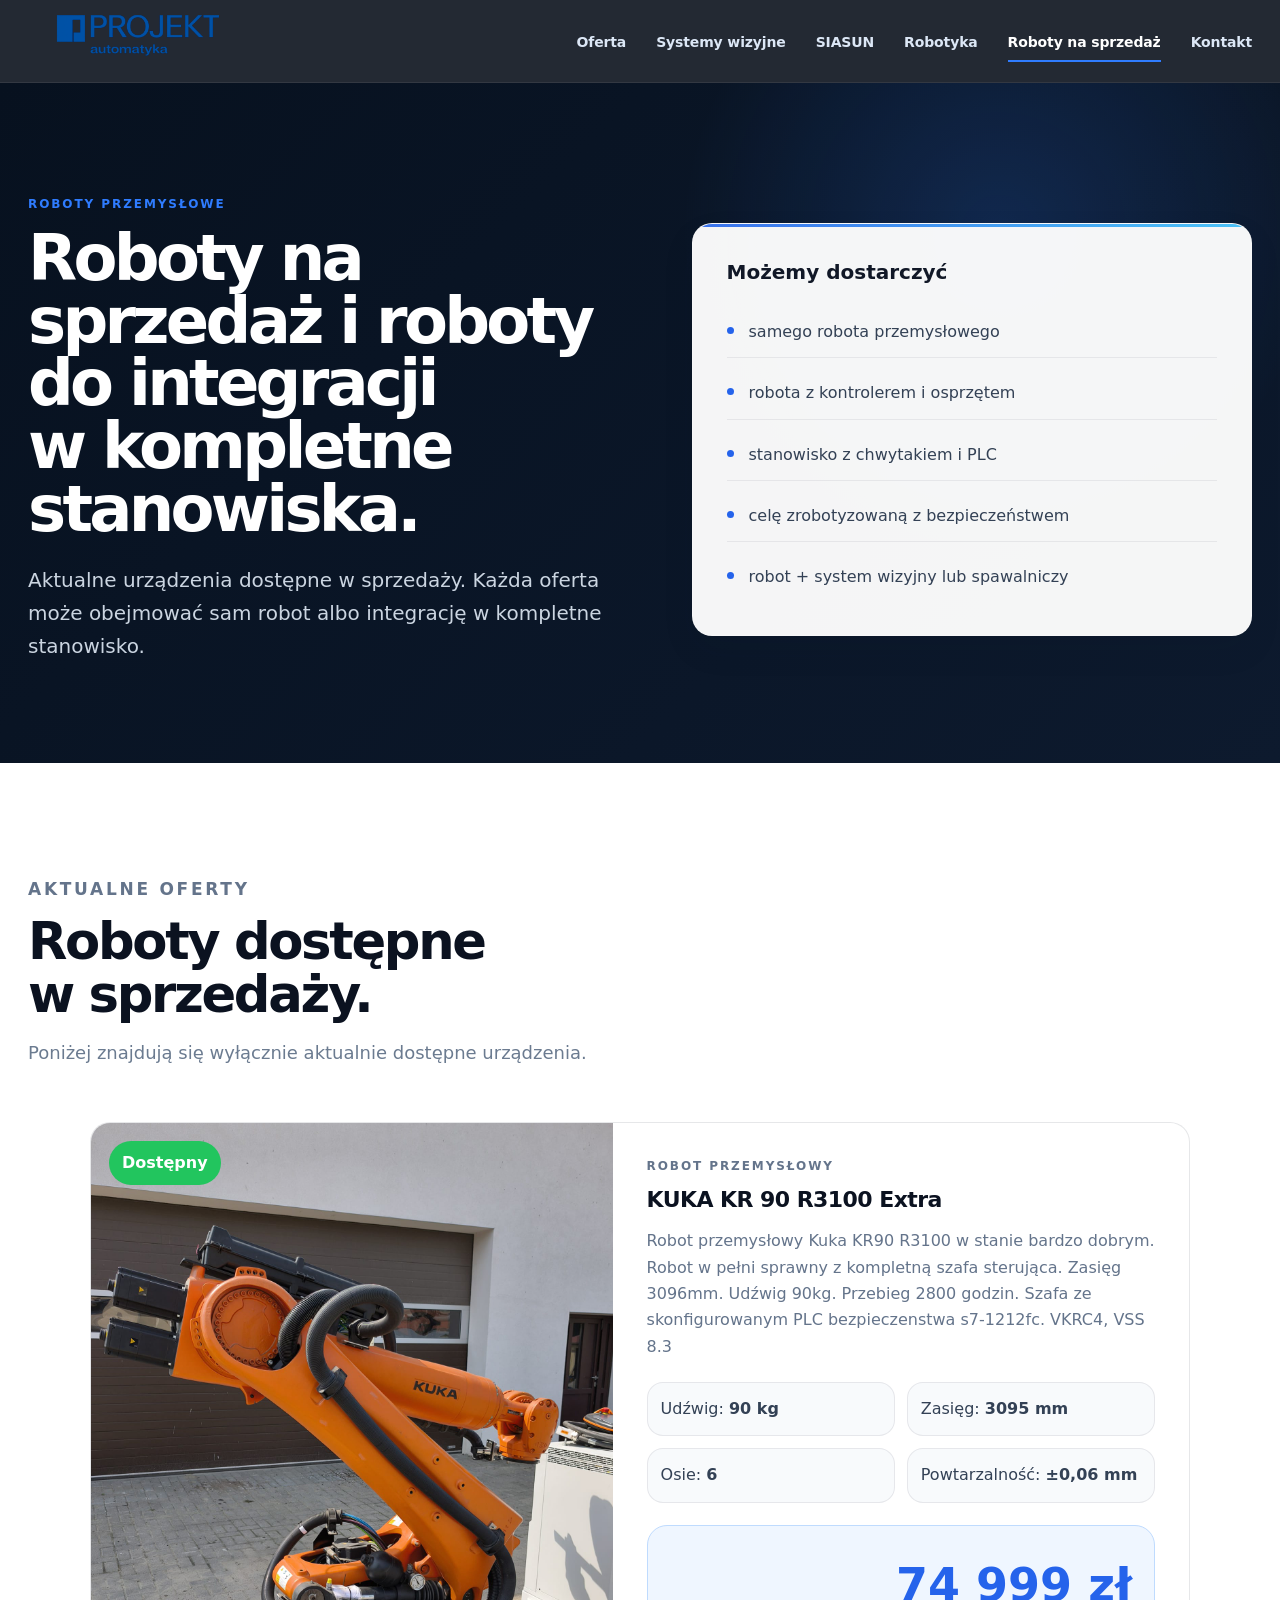
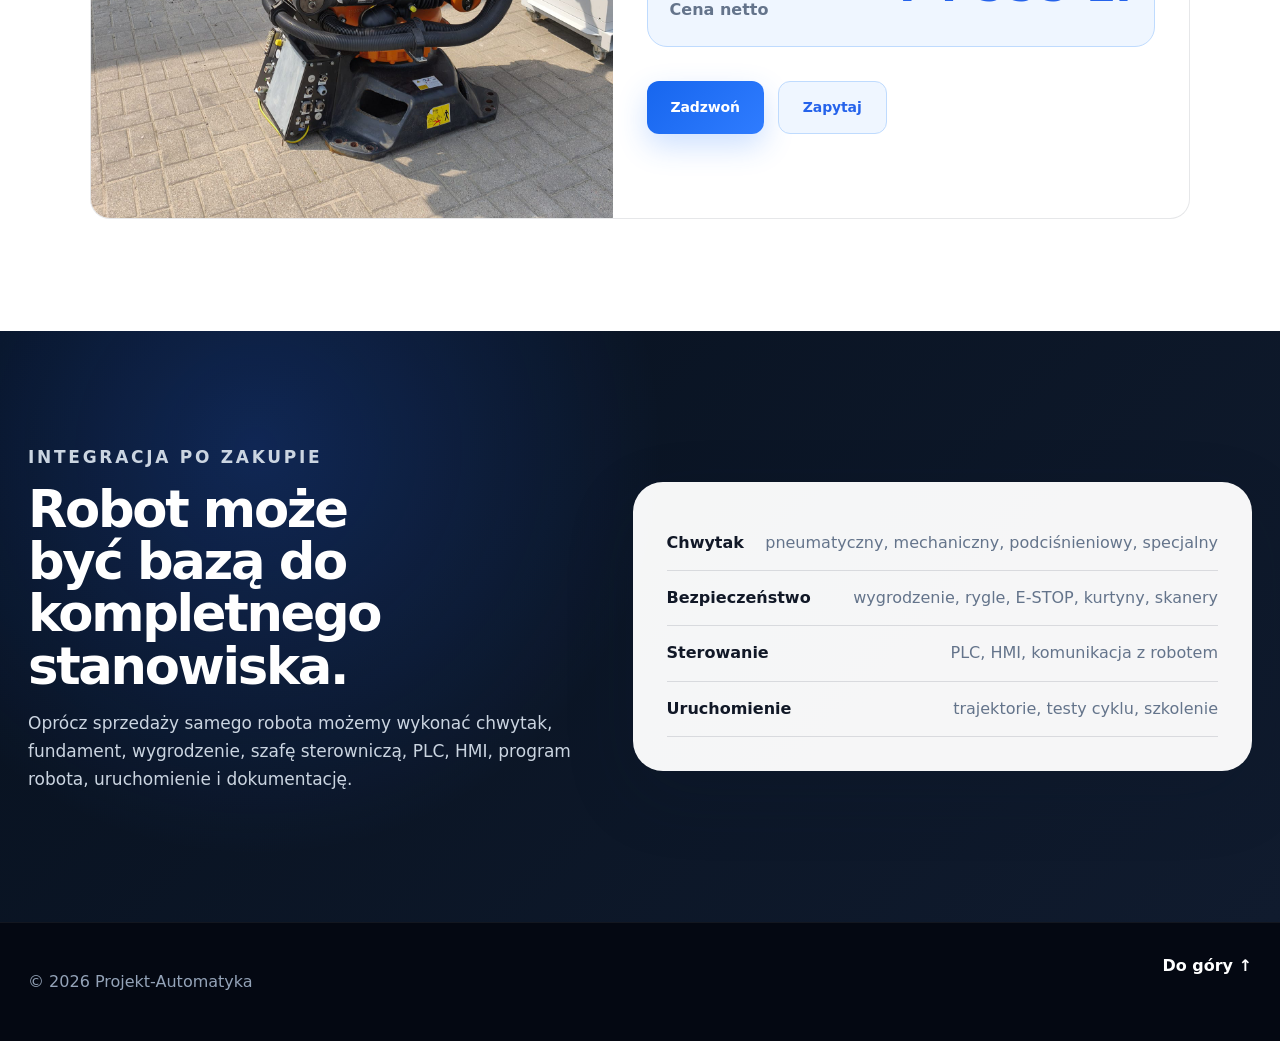
<file: roboty.html>
<!DOCTYPE html>
<html lang="pl">
<head>
  <meta charset="UTF-8" />
  <meta name="viewport" content="width=device-width, initial-scale=1.0" />
  <title>Roboty na sprzedaż | KUKA KR 90 R3100 Extra | Projekt-Automatyka</title>
  <meta name="description" content="Roboty przemysłowe na sprzedaż i integracja robotów w kompletne stanowiska. KUKA KR 90 R3100 Extra 74 999 zł netto." />
  <link rel="stylesheet" href="css/main-v6.css" />
</head>

<body>
<header class="site-header">
  <div class="container header-inner">
    <a class="brand-new" href="index.html">
      <img src="img/logo-projekt-automatyka.png" alt="Projekt-Automatyka">
    </a>

    <button class="menu-button" aria-label="Menu" aria-expanded="false">
      <span></span>
      <span></span>
      <span></span>
    </button>

    <nav class="main-nav">
      <a class="" href="index.html#oferta">Oferta</a>
      <a class="" href="systemy-wizyjne.html">Systemy wizyjne</a>
      <a class="" href="siasun.html">SIASUN</a>
      <a class="" href="robotyka.html">Robotyka</a>
      <a class="active" href="roboty.html">Roboty na sprzedaż</a>
      <a class="" href="index.html#kontakt">Kontakt</a>
    </nav>
  </div>
</header>

<main id="start">
  <section class="subhero">
    <div class="container subhero-grid">
      <div>
        <p class="label">Roboty przemysłowe</p>
        <h1>Roboty na sprzedaż i roboty do integracji w kompletne stanowiska.</h1>
        <p class="hero-text">
          Aktualne urządzenia dostępne w sprzedaży. Każda oferta może obejmować sam robot albo integrację w kompletne stanowisko.
        </p>
      </div>

      <div class="subhero-card">
        <p class="panel-title">Możemy dostarczyć</p>
        <ul>
          <li>samego robota przemysłowego</li>
          <li>robota z kontrolerem i osprzętem</li>
          <li>stanowisko z chwytakiem i PLC</li>
          <li>celę zrobotyzowaną z bezpieczeństwem</li>
          <li>robot + system wizyjny lub spawalniczy</li>
        </ul>
      </div>
    </div>
  </section>

  <section class="section" id="lista-robotow">
    <div class="container">
      <div class="section-intro">
        <p class="label">Aktualne oferty</p>
        <h2>Roboty dostępne w sprzedaży.</h2>
        <p>
          Poniżej znajdują się wyłącznie aktualnie dostępne urządzenia.
        </p>
      </div>

      <div class="robot-market-grid">
        <article class="robot-card featured">
          <div class="robot-card-image">
            <img src="img/kuka-kr90-r3100.jpeg" alt="KUKA KR 90 R3100 Extra">
            <span class="badge">Dostępny</span>
          </div>
          <div class="robot-card-content">
            <p class="label">Robot przemysłowy</p>
            <h3>KUKA KR 90 R3100 Extra</h3>
            <p>
              Robot przemysłowy Kuka KR90 R3100 w stanie bardzo dobrym.

              Robot w pełni sprawny z kompletną szafa sterująca.
              Zasięg 3096mm. Udźwig 90kg.
              Przebieg 2800 godzin.
              Szafa ze skonfigurowanym PLC bezpieczenstwa s7-1212fc.
              VKRC4, VSS 8.3
            </p>

            <div class="mini-specs">
              <span>Udźwig: <strong>90 kg</strong></span>
              <span>Zasięg: <strong>3095 mm</strong></span>
              <span>Osie: <strong>6</strong></span>
              <span>Powtarzalność: <strong>±0,06 mm</strong></span>
            </div>

            <div class="robot-price">
              <span>Cena netto</span>
              <strong>74 999 zł</strong>
            </div>

            <div class="hero-actions">
              <a class="button button-primary" href="tel:+48660484533">Zadzwoń</a>
              <a class="button button-outline-dark" href="mailto:zwolicki@projekt-automatyka.pl?subject=KUKA%20KR90%20R3100%20Extra">Zapytaj</a>
            </div>
          </div>
        </article>
      </div>
    </div>
  </section>

  <section class="section section-dark">
    <div class="container split">
      <div>
        <p class="label">Integracja po zakupie</p>
        <h2>Robot może być bazą do kompletnego stanowiska.</h2>
        <p>
          Oprócz sprzedaży samego robota możemy wykonać chwytak, fundament, wygrodzenie,
          szafę sterowniczą, PLC, HMI, program robota, uruchomienie i dokumentację.
        </p>
      </div>

      <div class="feature-list">
        <div><strong>Chwytak</strong><span>pneumatyczny, mechaniczny, podciśnieniowy, specjalny</span></div>
        <div><strong>Bezpieczeństwo</strong><span>wygrodzenie, rygle, E-STOP, kurtyny, skanery</span></div>
        <div><strong>Sterowanie</strong><span>PLC, HMI, komunikacja z robotem</span></div>
        <div><strong>Uruchomienie</strong><span>trajektorie, testy cyklu, szkolenie</span></div>
      </div>
    </div>
  </section>

</main>

<footer class="footer">
    <div class="container footer-inner">
      <p>© 2026 Projekt-Automatyka</p>
      <a href="#start">Do góry ↑</a>
    </div>
  </footer>

  <script src="js/main.js"></script>
</body>
</html>
</file>
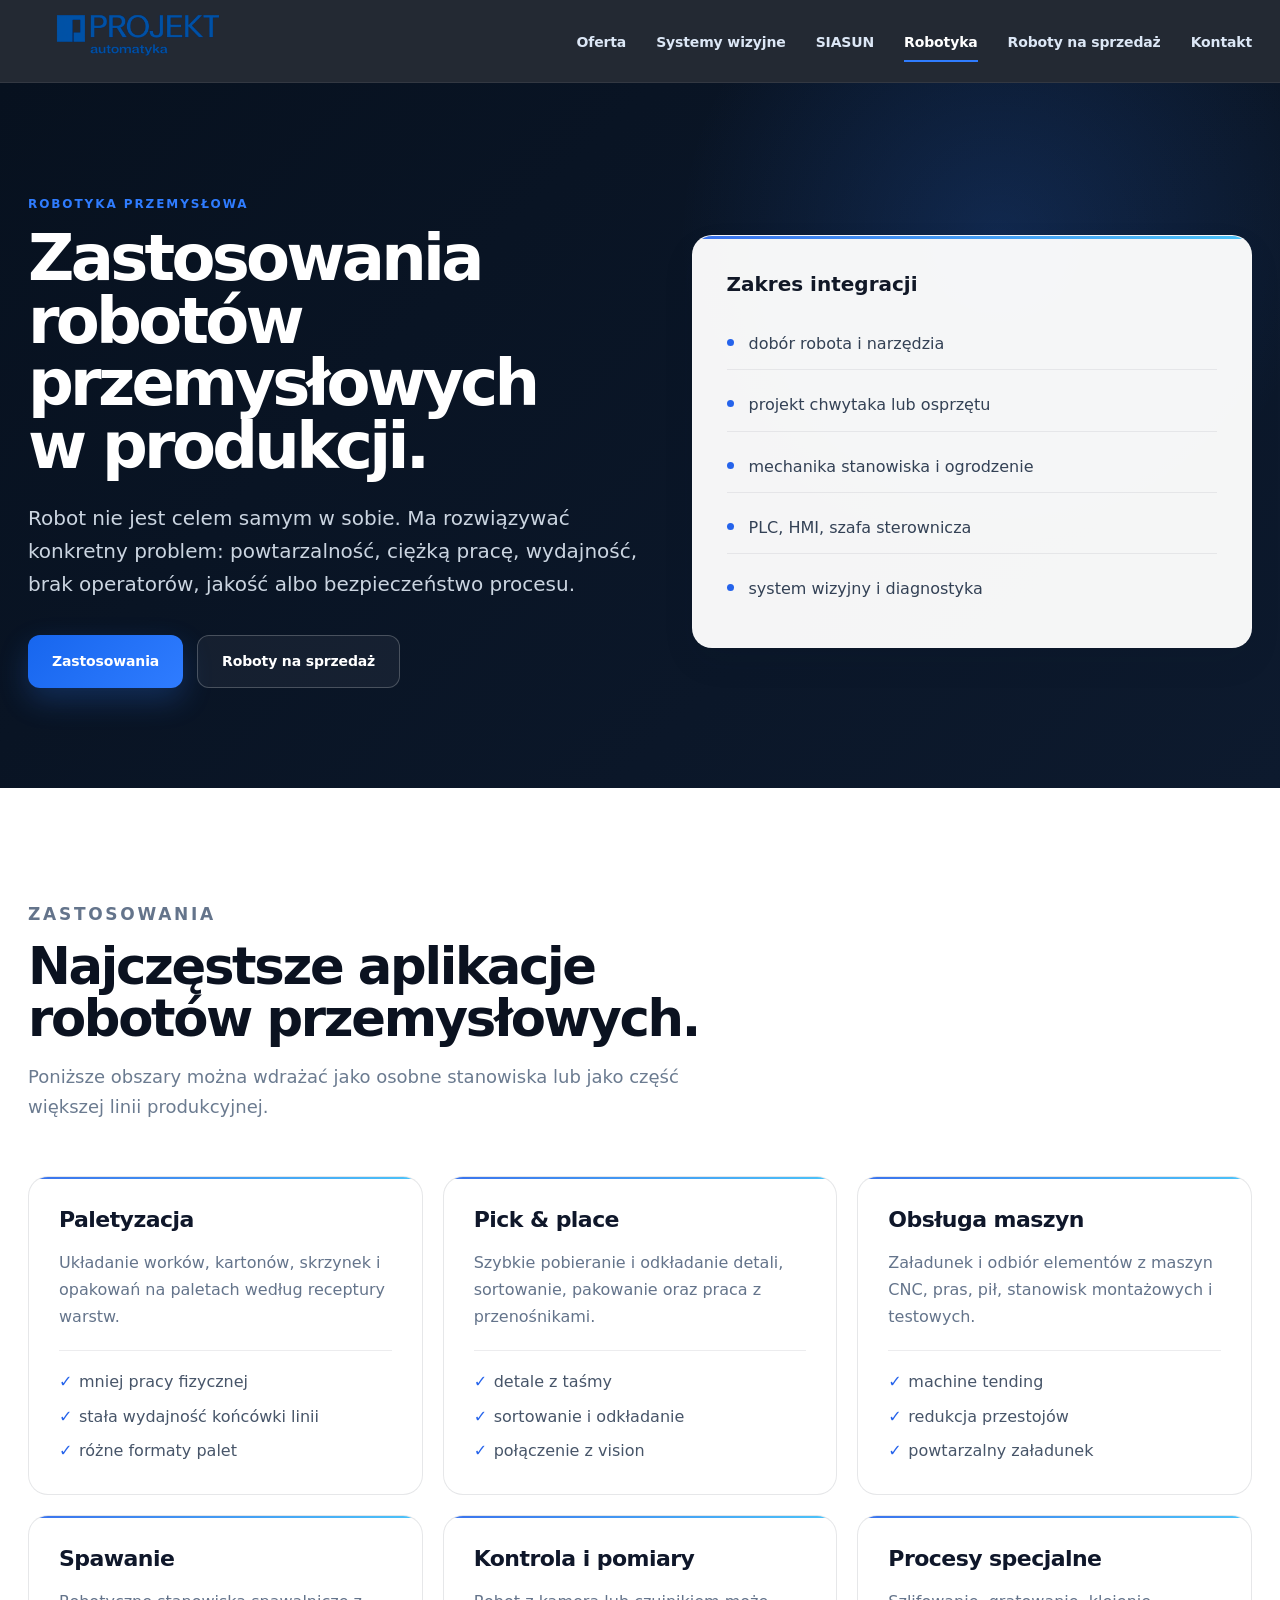
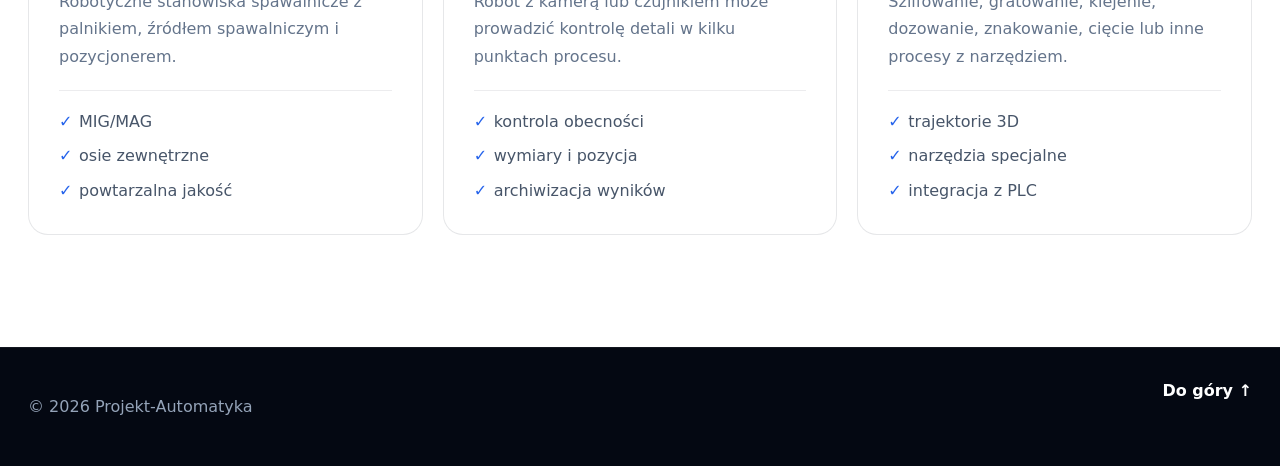
<file: robotyka.html>
<!DOCTYPE html>
<html lang="pl">
<head>
  <meta charset="UTF-8" />
  <meta name="viewport" content="width=device-width, initial-scale=1.0" />
  <title>Robotyka przemysłowa — zastosowania robotów | Projekt-Automatyka</title>
  <meta name="description" content="Zastosowania robotów przemysłowych: paletyzacja, pick and place, obsługa maszyn, spawanie, robot + vision i cele zrobotyzowane." />
  <link rel="stylesheet" href="css/main-v6.css" />
</head>

<body>
<header class="site-header">
  <div class="container header-inner">
    <a class="brand-new" href="index.html">
      <img src="img/logo-projekt-automatyka.png" alt="Projekt-Automatyka">
    </a>

    <button class="menu-button" aria-label="Menu" aria-expanded="false">
      <span></span>
      <span></span>
      <span></span>
    </button>

    <nav class="main-nav">
      <a class="" href="index.html#oferta">Oferta</a>
      <a class="" href="systemy-wizyjne.html">Systemy wizyjne</a>
      <a class="" href="siasun.html">SIASUN</a>
      <a class="active" href="robotyka.html">Robotyka</a>
      <a class="" href="roboty.html">Roboty na sprzedaż</a>
      <a class="" href="index.html#kontakt">Kontakt</a>
    </nav>
  </div>
</header>

<main id="start">
  <section class="subhero robotyka-hero">
    <div class="container subhero-grid">
      <div>
        <p class="label">Robotyka przemysłowa</p>
        <h1>Zastosowania robotów przemysłowych w produkcji.</h1>
        <p class="hero-text">
          Robot nie jest celem samym w sobie. Ma rozwiązywać konkretny problem:
          powtarzalność, ciężką pracę, wydajność, brak operatorów, jakość albo bezpieczeństwo procesu.
        </p>
        <div class="hero-actions">
          <a class="button button-primary" href="#zastosowania">Zastosowania</a>
          <a class="button button-outline" href="roboty.html">Roboty na sprzedaż</a>
        </div>
      </div>

      <div class="subhero-card">
        <p class="panel-title">Zakres integracji</p>
        <ul>
          <li>dobór robota i narzędzia</li>
          <li>projekt chwytaka lub osprzętu</li>
          <li>mechanika stanowiska i ogrodzenie</li>
          <li>PLC, HMI, szafa sterownicza</li>
          <li>system wizyjny i diagnostyka</li>
        </ul>
      </div>
    </div>
  </section>

  <section class="section" id="zastosowania">
    <div class="container">
      <div class="section-intro">
        <p class="label">Zastosowania</p>
        <h2>Najczęstsze aplikacje robotów przemysłowych.</h2>
        <p>
          Poniższe obszary można wdrażać jako osobne stanowiska lub jako część większej linii produkcyjnej.
        </p>
      </div>

      <div class="applications-grid detailed">
        <article class="app-card">
          <span>01</span><h3>Paletyzacja</h3>
          <p>Układanie worków, kartonów, skrzynek i opakowań na paletach według receptury warstw.</p>
          <ul><li>mniej pracy fizycznej</li><li>stała wydajność końcówki linii</li><li>różne formaty palet</li></ul>
        </article>
        <article class="app-card">
          <span>02</span><h3>Pick & place</h3>
          <p>Szybkie pobieranie i odkładanie detali, sortowanie, pakowanie oraz praca z przenośnikami.</p>
          <ul><li>detale z taśmy</li><li>sortowanie i odkładanie</li><li>połączenie z vision</li></ul>
        </article>
        <article class="app-card">
          <span>03</span><h3>Obsługa maszyn</h3>
          <p>Załadunek i odbiór elementów z maszyn CNC, pras, pił, stanowisk montażowych i testowych.</p>
          <ul><li>machine tending</li><li>redukcja przestojów</li><li>powtarzalny załadunek</li></ul>
        </article>
        <article class="app-card">
          <span>04</span><h3>Spawanie</h3>
          <p>Robotyczne stanowiska spawalnicze z palnikiem, źródłem spawalniczym i pozycjonerem.</p>
          <ul><li>MIG/MAG</li><li>osie zewnętrzne</li><li>powtarzalna jakość</li></ul>
        </article>
        <article class="app-card">
          <span>05</span><h3>Kontrola i pomiary</h3>
          <p>Robot z kamerą lub czujnikiem może prowadzić kontrolę detali w kilku punktach procesu.</p>
          <ul><li>kontrola obecności</li><li>wymiary i pozycja</li><li>archiwizacja wyników</li></ul>
        </article>
        <article class="app-card">
          <span>06</span><h3>Procesy specjalne</h3>
          <p>Szlifowanie, gratowanie, klejenie, dozowanie, znakowanie, cięcie lub inne procesy z narzędziem.</p>
          <ul><li>trajektorie 3D</li><li>narzędzia specjalne</li><li>integracja z PLC</li></ul>
        </article>
      </div>
    </div>
  </section>

</main>

<footer class="footer">
    <div class="container footer-inner">
      <p>© 2026 Projekt-Automatyka</p>
      <a href="#start">Do góry ↑</a>
    </div>
  </footer>

  <script src="js/main.js"></script>
</body>
</html>
</file>
<file: css/main-v6.css>
/* Projekt-Automatyka — style.css */

:root {
  --dark: #07111f;
  --dark-2: #0d1b2f;
  --blue: #2563eb;
  --blue-2: #38bdf8;
  --orange: #f59e0b;
  --bg: #f5f7fb;
  --text: #111827;
  --muted: #64748b;
  --white: #ffffff;
  --border: rgba(15, 23, 42, 0.12);
  --shadow: 0 24px 70px rgba(15, 23, 42, 0.16);
  --radius: 24px;
}

* {
  box-sizing: border-box;
}

html {
  scroll-behavior: smooth;
}

body {
  margin: 0;
  font-family: Arial, Helvetica, sans-serif;
  color: var(--text);
  background: var(--bg);
  line-height: 1.65;
}

img {
  max-width: 100%;
}

a {
  color: inherit;
}

.container {
  width: min(1160px, calc(100% - 40px));
  margin: 0 auto;
}

.site-header {
  position: sticky;
  top: 0;
  z-index: 50;
  background: rgba(7, 17, 31, 0.92);
  backdrop-filter: blur(16px);
  border-bottom: 1px solid rgba(255,255,255,0.08);
}

.header-inner {
  min-height: 76px;
  display: flex;
  justify-content: space-between;
  align-items: center;
  gap: 24px;
}
.site-header {
  position: sticky;
  top: 0;
  z-index: 100;
  background: rgba(7,17,31,0.92);
  backdrop-filter: blur(16px);
  border-bottom: 1px solid rgba(255,255,255,0.08);
}

.header-inner {
  height: 92px;
  display: flex;
  align-items: center;
  justify-content: space-between;
}

.brand-new {
  display: flex;
  align-items: center;
  text-decoration: none;
}

.brand-new img {
  width: 260px;
  height: auto;
  display: block;
  object-fit: contain;
}

.main-nav {
  display: flex;
  align-items: center;
  gap: 42px;
}

.main-nav a {
  color: white;
  text-decoration: none;
  font-size: 18px;
  font-weight: 800;
  transition: opacity 0.2s ease;
}

.main-nav a:hover {
  opacity: 0.7;
}

.brand-logo {
  width: 86px;
  height: auto;
  display: block;
  object-fit: contain;
}

.brand-copy {
  display: grid;
  line-height: 1.1;
}

.brand-copy strong {
  font-size: 24px;
  font-weight: 900;
}

.brand-copy small {
  margin-top: 8px;
  color: #a7b4c8;
  font-size: 15px;
}

.brand-logo {
  width: 52px;
  height: 52px;
  object-fit: contain;
  display: block;
}

.brand strong {
  display: block;
  line-height: 1.1;
  font-size: 18px;
}

.brand small {
  display: block;
  margin-top: 4px;
  color: #a7b4c8;
  font-size: 12px;
}

.main-nav {
  display: flex;
  gap: 26px;
  align-items: center;
}

.main-nav a {
  color: #dbeafe;
  text-decoration: none;
  font-weight: 800;
  font-size: 14px;
}

.main-nav a:hover {
  color: var(--white);
}

.menu-button {
  display: none;
  border: 0;
  background: transparent;
  cursor: pointer;
}

.menu-button span {
  display: block;
  width: 28px;
  height: 2px;
  margin: 6px 0;
  background: var(--white);
}

.hero {
  min-height: calc(100vh - 92px);
  display: flex;
  align-items: center;
  padding: 40px 0 80px;

  background:
    linear-gradient(rgba(7,17,31,0.82), rgba(7,17,31,0.92)),
    url("../img/hero-bg.jpg");

  background-size: cover;
  background-position: center;
  color: white;
}

.hero-grid {
  display: grid;
  grid-template-columns: minmax(0, 1.15fr) minmax(320px, 0.85fr);
  gap: 46px;
  align-items: center;
}

.label {
  margin: 0 0 12px;
  color: var(--orange);
  font-size: 13px;
  font-weight: 900;
  letter-spacing: 0.13em;
  text-transform: uppercase;
}

h1, h2, h3 {
  margin: 0;
  line-height: 1.08;
  letter-spacing: -0.035em;
}

h1 {
  max-width: 900px;
  font-size: clamp(54px, 5vw, 92px);
  line-height: 0.95;
  letter-spacing: -0.05em;
}

h2 {
  font-size: clamp(30px, 3.5vw, 48px);
}

h3 {
  font-size: 22px;
}

.hero-text {
  max-width: 760px;
  margin: 24px 0 0;
  color: #cbd5e1;
  font-size: 20px;
}

.hero-actions {
  display: flex;
  flex-wrap: wrap;
  gap: 14px;
  margin-top: 34px;
}

.button {
  display: inline-flex;
  align-items: center;
  justify-content: center;
  min-height: 50px;
  padding: 14px 22px;
  border-radius: 999px;
  text-decoration: none;
  font-weight: 900;
  transition: transform 0.2s ease, background 0.2s ease;
}

.button:hover {
  transform: translateY(-2px);
}

.button-primary {
  background: var(--blue);
  color: var(--white);
}

.button-primary:hover {
  background: #1d4ed8;
}

.button-outline {
  color: var(--white);
  border: 1px solid rgba(255,255,255,0.22);
  background: rgba(255,255,255,0.08);
}

.button-outline-dark {
  color: var(--blue);
  border: 1px solid #bfdbfe;
  background: #eff6ff;
}

.hero-metrics {
  display: grid;
  grid-template-columns: repeat(3, 1fr);
  gap: 14px;
  margin-top: 42px;
}

.hero-metrics div {
  padding: 18px;
  border-radius: 18px;
  background: rgba(255,255,255,0.08);
  border: 1px solid rgba(255,255,255,0.1);
}

.hero-metrics strong {
  display: block;
  color: var(--white);
}

.hero-metrics span {
  display: block;
  margin-top: 4px;
  color: #a7b4c8;
  font-size: 13px;
}

.hero-panel {
  position: relative;
  padding: 34px;
  border-radius: var(--radius);
  background: rgba(255,255,255,0.96);
  color: var(--text);
  box-shadow: var(--shadow);
  overflow: hidden;
}

.hero-panel::before {
  content: "";
  position: absolute;
  inset: 0 0 auto;
  height: 6px;
  background: linear-gradient(90deg, var(--blue), var(--blue-2), var(--orange));
}

.panel-title {
  margin: 0 0 16px;
  font-size: 22px;
  font-weight: 900;
}

.hero-panel ul {
  margin: 0;
  padding-left: 20px;
  color: #334155;
}

.hero-panel li + li {
  margin-top: 10px;
}

.section {
  padding: 92px 0;
}

.section-dark {
  color: var(--white);
  background:
    radial-gradient(circle at 20% 20%, rgba(37,99,235,0.25), transparent 36%),
    linear-gradient(135deg, #07111f, #101b2e);
}

.section-intro {
  max-width: 860px;
  margin-bottom: 36px;
}

.section-intro p,
.split p,
.partner p,
.contact-grid p {
  color: var(--muted);
  font-size: 17px;
}

.section-dark .split p {
  color: #cbd5e1;
}

.service-grid {
  display: grid;
  grid-template-columns: repeat(3, 1fr);
  gap: 22px;
}

.service-card {
  padding: 28px;
  border-radius: var(--radius);
  background: var(--white);
  border: 1px solid var(--border);
  box-shadow: 0 18px 45px rgba(15, 23, 42, 0.08);
}

.service-card span {
  display: inline-flex;
  width: 42px;
  height: 42px;
  align-items: center;
  justify-content: center;
  border-radius: 14px;
  background: #eff6ff;
  color: var(--blue);
  font-weight: 900;
  margin-bottom: 18px;
}

.service-card h3 {
  margin-bottom: 12px;
  color: #0f172a;
}

.service-card p {
  margin: 0;
  color: var(--muted);
}

.split,
.partner,
.contact-grid {
  display: grid;
  grid-template-columns: 0.95fr 1.05fr;
  gap: 44px;
  align-items: center;
}

.gallery {
  display: grid;
  grid-template-columns: repeat(2, 1fr);
  gap: 18px;
}

.gallery figure {
  margin: 0;
  position: relative;
  overflow: hidden;
  min-height: 230px;
  border-radius: 22px;
  background: rgba(255,255,255,0.08);
  border: 1px solid rgba(255,255,255,0.12);
}

.gallery img {
  width: 100%;
  height: 250px;
  display: block;
  object-fit: cover;
}

.gallery img[src$='.jpg'] {
  background: #172033;
}

.gallery figcaption {
  position: absolute;
  left: 14px;
  right: 14px;
  bottom: 14px;
  padding: 10px 12px;
  border-radius: 14px;
  background: rgba(7,17,31,0.78);
  color: var(--white);
  font-weight: 800;
  font-size: 14px;
  backdrop-filter: blur(12px);
}

.partner {
  padding: 40px;
  border-radius: 30px;
  background: var(--white);
  border: 1px solid var(--border);
  box-shadow: var(--shadow);
}

.partner-logo-box {
  width: 100%;
  max-width: 100%;

  min-height: unset;

  display: flex;
  flex-direction: column;
  align-items: center;
  justify-content: center;

  text-align: center;

  padding: 24px;

  border-radius: 24px;

  background:
    linear-gradient(
      135deg,
      rgba(37,99,235,0.08),
      rgba(14,165,233,0.12)
    ),
    #f8fafc;

  border: 1px dashed rgba(37,99,235,0.35);

  overflow: hidden;
}

.partner-logo-box img {
  width: 100%;
  max-width: 320px;

  height: auto;
  object-fit: contain;

  display: block;
}

.partner-logo-box span {
  display: block;
  color: var(--muted);
  font-size: 14px;
}

.contact-section {
  color: var(--white);
  background:
    linear-gradient(rgba(7,17,31,0.92), rgba(7,17,31,0.92)),
    linear-gradient(135deg, var(--dark), var(--dark-2));
}

.contact-card {
  padding: 34px;
  border-radius: var(--radius);
  background: var(--white);
  color: var(--text);
  box-shadow: var(--shadow);
}

.contact-card p {
  margin: 8px 0;
  color: #334155;
}

.contact-links {
  display: grid;
  gap: 8px;
  margin-top: 22px;
}

.contact-links a {
  color: var(--blue);
  font-weight: 900;
  text-decoration: none;
}

.footer {
  padding: 24px 0;
  background: #040812;
  color: #94a3b8;
}

.footer-inner {
  display: flex;
  justify-content: space-between;
  gap: 18px;
}

.footer a {
  color: var(--white);
  font-weight: 800;
  text-decoration: none;
}

code {
  padding: 2px 6px;
  border-radius: 6px;
  background: rgba(255,255,255,0.1);
}

@media (max-width: 920px) {
  .hero-grid,
  .split,
  .partner,
  .contact-grid {
    grid-template-columns: 1fr;
  }

  .service-grid {
    grid-template-columns: repeat(2, 1fr);
  }

  .hero {
    min-height: auto;
    padding: 90px 0;
  }
}

@media (max-width: 720px) {
  .menu-button {
    display: block;
  }

  .main-nav {
    position: absolute;
    top: 76px;
    left: 20px;
    right: 20px;
    display: none;
    flex-direction: column;
    align-items: stretch;
    gap: 0;
    padding: 12px;
    border-radius: 18px;
    background: #07111f;
    border: 1px solid rgba(255,255,255,0.1);
  }

  .main-nav.is-open {
    display: flex;
  }

  .main-nav a {
    padding: 13px 12px;
  }

  .hero-metrics,
  .service-grid,
  .gallery {
    grid-template-columns: 1fr;
  }

  .section {
    padding: 68px 0;
  }

  .gallery img {
    height: 220px;
  }

  .footer-inner {
    flex-direction: column;
  }
}
@media (max-width: 720px) {
  .brand-logo {
    width: 70px;
  }

  .brand-copy strong {
    font-size: 18px;
  }

  .brand-copy small {
    font-size: 12px;
  }
}

.header-inner {
  min-height: 82px;
}

@media (max-width: 720px) {
  .brand-logo-new {
    width: 145px;
  }
}
@media (max-width: 720px) {

  .partner-logo-box {
    padding: 18px;
  }

  .partner-logo-box img {
    max-width: 240px;
  }

}
* {
  box-sizing: border-box;
}

/* ===== Rozbudowa: podstrony Robotyka / SIASUN ===== */

.inline-actions {
  display: flex;
  flex-wrap: wrap;
  gap: 14px;
  margin-top: 26px;
}

.subhero {
  min-height: 560px;
  display: flex;
  align-items: center;
  padding: 90px 0;
  color: var(--white);
  background:
    linear-gradient(rgba(7,17,31,0.88), rgba(7,17,31,0.94)),
    radial-gradient(circle at 80% 20%, rgba(37,99,235,0.42), transparent 34%),
    linear-gradient(135deg, var(--dark), var(--dark-2));
}

.subhero-grid {
  display: grid;
  grid-template-columns: minmax(0, 1.05fr) minmax(320px, 0.95fr);
  gap: 44px;
  align-items: center;
}

.subhero-card,
.siasun-hero-logo {
  border-radius: 30px;
  background: rgba(255,255,255,0.96);
  color: var(--text);
  box-shadow: var(--shadow);
  padding: 34px;
  border: 1px solid rgba(255,255,255,0.12);
}

.subhero-card h3 {
  margin-bottom: 18px;
}

.subhero-card ul {
  margin: 0;
  padding-left: 20px;
  color: #334155;
}

.subhero-card li + li {
  margin-top: 10px;
}

.siasun-hero-logo {
  min-height: 300px;
  display: grid;
  place-items: center;
  text-align: center;
  background:
    linear-gradient(135deg, rgba(37,99,235,0.08), rgba(14,165,233,0.16)),
    #f8fafc;
  border: 1px dashed rgba(37,99,235,0.35);
}

.siasun-hero-logo img {
  width: min(420px, 100%);
  height: auto;
  object-fit: contain;
}

.siasun-hero-logo span {
  color: var(--muted);
  font-weight: 700;
}

.compact {
  margin-bottom: 0;
}

.process-grid {
  display: grid;
  grid-template-columns: 0.85fr 1.15fr;
  gap: 42px;
  align-items: start;
}

.steps {
  display: grid;
  grid-template-columns: repeat(2, 1fr);
  gap: 20px;
}

.steps article,
.wide-card,
.cta-box {
  background: var(--white);
  border: 1px solid var(--border);
  border-radius: var(--radius);
  box-shadow: 0 18px 45px rgba(15, 23, 42, 0.08);
  padding: 28px;
}

.steps span {
  display: inline-flex;
  width: 42px;
  height: 42px;
  align-items: center;
  justify-content: center;
  border-radius: 14px;
  background: #eff6ff;
  color: var(--blue);
  font-weight: 900;
  margin-bottom: 16px;
}

.steps p,
.wide-card p,
.cta-box p {
  color: var(--muted);
}

.sale-card {
  display: grid;
  grid-template-columns: minmax(280px, 0.95fr) minmax(0, 1.05fr);
  gap: 0;
  overflow: hidden;
  border-radius: 30px;
  background: var(--white);
  color: var(--text);
  box-shadow: var(--shadow);
}

.sale-image {
  min-height: 460px;
  background:
    linear-gradient(135deg, rgba(37,99,235,0.16), rgba(14,165,233,0.10)),
    #dbeafe;
}

.sale-image img {
  width: 100%;
  height: 100%;
  min-height: 460px;
  display: block;
  object-fit: cover;
}

.sale-content {
  padding: 38px;
}

.sale-content p {
  color: var(--muted);
}

.spec-list {
  display: grid;
  gap: 10px;
  margin: 24px 0;
}

.spec-list div,
.feature-list div {
  display: flex;
  justify-content: space-between;
  gap: 18px;
  padding: 14px 0;
  border-bottom: 1px solid rgba(15, 23, 42, 0.12);
}

.spec-list strong,
.feature-list strong {
  color: var(--text);
}

.spec-list span,
.feature-list span {
  color: var(--muted);
  text-align: right;
}

.price-row {
  display: flex;
  align-items: end;
  justify-content: space-between;
  gap: 20px;
  margin-top: 24px;
  padding: 22px;
  border-radius: 20px;
  background: #eff6ff;
  border: 1px solid #bfdbfe;
}

.price-row span {
  color: var(--muted);
  font-weight: 800;
}

.price-row strong {
  color: var(--blue);
  font-size: clamp(28px, 4vw, 42px);
  line-height: 1;
}

.cards-2 {
  display: grid;
  grid-template-columns: repeat(2, 1fr);
  gap: 22px;
}

.feature-list {
  padding: 34px;
  border-radius: 30px;
  background: rgba(255,255,255,0.96);
  box-shadow: var(--shadow);
}

.cta-box {
  display: flex;
  align-items: center;
  justify-content: space-between;
  gap: 30px;
}

.cta-box div {
  max-width: 760px;
}

.partner-home {
  align-items: center;
}

@media (max-width: 920px) {
  .subhero-grid,
  .process-grid,
  .sale-card,
  .cards-2 {
    grid-template-columns: 1fr;
  }

  .sale-image,
  .sale-image img {
    min-height: 320px;
  }

  .cta-box {
    flex-direction: column;
    align-items: flex-start;
  }
}

@media (max-width: 720px) {
  .subhero {
    min-height: auto;
    padding: 70px 0;
  }

  .steps {
    grid-template-columns: 1fr;
  }

  .sale-content {
    padding: 26px;
  }

  .spec-list div,
  .feature-list div,
  .price-row {
    flex-direction: column;
    align-items: flex-start;
  }

  .spec-list span,
  .feature-list span {
    text-align: left;
  }

  .siasun-hero-logo {
    min-height: 220px;
  }

  .siasun-hero-logo img {
    max-width: 260px;
  }
}


/* ===== Wersja PRO: Robotyka + SIASUN ===== */

.main-nav a.active {
  color: #ffffff;
  opacity: 1;
}

.model-pills {
  display: flex;
  flex-wrap: wrap;
  gap: 10px;
  margin: 24px 0 0;
}

.model-pills span {
  padding: 9px 13px;
  border-radius: 999px;
  color: #0f172a;
  background: #eff6ff;
  border: 1px solid #bfdbfe;
  font-weight: 900;
  font-size: 13px;
}

.robotyka-hero,
.siasun-page-hero {
  background:
    linear-gradient(rgba(7,17,31,0.88), rgba(7,17,31,0.94)),
    radial-gradient(circle at 80% 20%, rgba(37,99,235,0.42), transparent 34%),
    url("../img/hero-bg.jpg"),
    linear-gradient(135deg, var(--dark), var(--dark-2));
  background-size: cover;
  background-position: center;
}

.applications-grid {
  display: grid;
  grid-template-columns: repeat(3, 1fr);
  gap: 22px;
}

.app-card {
  padding: 28px;
  border-radius: var(--radius);
  background: var(--white);
  border: 1px solid var(--border);
  box-shadow: 0 18px 45px rgba(15, 23, 42, 0.08);
}

.app-card > span,
.model-section-heading > span {
  display: inline-flex;
  width: 44px;
  height: 44px;
  align-items: center;
  justify-content: center;
  border-radius: 15px;
  background: #eff6ff;
  color: var(--blue);
  font-weight: 900;
  flex-shrink: 0;
}

.app-card h3 {
  margin: 18px 0 12px;
}

.app-card p {
  color: var(--muted);
}

.app-card ul {
  margin: 18px 0 0;
  padding: 0;
  list-style: none;
  display: grid;
  gap: 8px;
}

.app-card li {
  color: #334155;
  padding-left: 20px;
  position: relative;
}

.app-card li::before {
  content: "✓";
  position: absolute;
  left: 0;
  color: var(--blue);
  font-weight: 900;
}

.premium-sale-card {
  border: 1px solid rgba(255,255,255,0.14);
}

.sale-note {
  margin-top: 18px;
  padding: 16px;
  border-radius: 18px;
  background: #f8fafc;
  border: 1px solid var(--border);
  color: #334155;
}

.model-section {
  margin-top: 26px;
  padding: 30px;
  border-radius: 30px;
  background: var(--white);
  border: 1px solid var(--border);
  box-shadow: 0 18px 45px rgba(15, 23, 42, 0.08);
}

.highlighted-model-section {
  background:
    linear-gradient(135deg, rgba(37,99,235,0.08), rgba(245,158,11,0.07)),
    var(--white);
  border-color: rgba(37,99,235,0.22);
}

.model-section-heading {
  display: flex;
  gap: 18px;
  align-items: flex-start;
  margin-bottom: 22px;
}

.model-section-heading h3 {
  margin: 0 0 8px;
  font-size: 28px;
}

.model-section-heading p {
  margin: 0;
  color: var(--muted);
}

.model-table {
  display: grid;
  grid-template-columns: repeat(2, 1fr);
  gap: 12px;
}

.model-table article {
  display: grid;
  grid-template-columns: 1.2fr 0.8fr 0.8fr;
  gap: 12px;
  align-items: center;
  padding: 16px;
  border-radius: 18px;
  background: #f8fafc;
  border: 1px solid rgba(15,23,42,0.08);
}

.model-table strong {
  color: #0f172a;
}

.model-table span {
  color: var(--muted);
  font-weight: 700;
}

.industry-grid {
  display: grid;
  grid-template-columns: 0.8fr 1.2fr;
  gap: 42px;
  align-items: start;
}

.industry-cards {
  display: grid;
  grid-template-columns: repeat(2, 1fr);
  gap: 18px;
}

.industry-cards article {
  padding: 24px;
  border-radius: 22px;
  background: var(--white);
  border: 1px solid var(--border);
  box-shadow: 0 18px 45px rgba(15, 23, 42, 0.08);
}

.industry-cards p {
  color: var(--muted);
}

@media (max-width: 1020px) {
  .applications-grid,
  .model-table,
  .industry-grid,
  .industry-cards {
    grid-template-columns: 1fr;
  }

  .model-table article {
    grid-template-columns: 1fr;
  }
}

@media (max-width: 720px) {
  .model-section {
    padding: 22px;
  }

  .model-section-heading {
    flex-direction: column;
  }

  .model-section-heading h3 {
    font-size: 24px;
  }

  .app-card {
    padding: 24px;
  }
}


/* ===== v5: SIASUN, roboty na sprzedaż, systemy wizyjne ===== */

.main-nav a.active {
  color: #fff;
  opacity: 1;
}

.model-family-grid,
.robot-market-grid {
  display: grid;
  grid-template-columns: repeat(2, 1fr);
  gap: 22px;
}

.model-family-grid article,
.robot-card,
.welding-card {
  background: var(--white);
  border: 1px solid var(--border);
  border-radius: var(--radius);
  box-shadow: 0 18px 45px rgba(15, 23, 42, 0.08);
}

.model-family-grid article {
  padding: 30px;
}

.model-family-grid h3 {
  margin-bottom: 12px;
  color: #0f172a;
}

.model-family-grid p {
  color: var(--muted);
}

.model-family-grid strong {
  display: block;
  margin-top: 18px;
  color: var(--blue);
}

.model-family-grid span {
  display: block;
  margin-top: 6px;
  color: #334155;
  font-weight: 800;
}

.section-feature {
  background: #eaf0f8;
}

.featured-robot {
  display: grid;
  grid-template-columns: 1.05fr 0.95fr;
  gap: 38px;
  align-items: center;
}

.featured-robot-image,
.featured-robot-content {
  border-radius: 30px;
  overflow: hidden;
  background: var(--white);
  border: 1px solid var(--border);
  box-shadow: var(--shadow);
}

.featured-robot-image img {
  width: 100%;
  height: 100%;
  min-height: 520px;
  object-fit: cover;
  display: block;
}

.featured-robot-content {
  padding: 38px;
}

.featured-robot-content p {
  color: var(--muted);
}

.clean-spec {
  margin: 26px 0;
}

.use-cases {
  display: flex;
  flex-wrap: wrap;
  gap: 10px;
  margin: 22px 0 28px;
}

.use-cases span {
  padding: 9px 13px;
  border-radius: 999px;
  background: #eff6ff;
  border: 1px solid #bfdbfe;
  color: #1e3a8a;
  font-weight: 900;
  font-size: 13px;
}

.welding-grid {
  display: grid;
  grid-template-columns: 1.05fr 0.95fr;
  gap: 24px;
  align-items: stretch;
}

.welding-card {
  padding: 30px;
}

.welding-card.visual {
  padding: 0;
  overflow: hidden;
}

.welding-card.visual img {
  width: 100%;
  height: 100%;
  min-height: 420px;
  object-fit: cover;
  display: block;
}

.check-list {
  list-style: none;
  padding: 0;
  margin: 18px 0 28px;
  display: grid;
  gap: 12px;
}

.check-list li {
  position: relative;
  padding-left: 28px;
  color: #334155;
}

.check-list li::before {
  content: "✓";
  position: absolute;
  left: 0;
  color: var(--blue);
  font-weight: 900;
}

.welding-functions {
  display: grid;
  grid-template-columns: repeat(4, 1fr);
  gap: 18px;
  margin-top: 24px;
}

.welding-functions article {
  padding: 24px;
  border-radius: 22px;
  background: var(--white);
  border: 1px solid var(--border);
  box-shadow: 0 18px 45px rgba(15, 23, 42, 0.08);
}

.welding-functions p {
  color: var(--muted);
}

.robot-card {
  overflow: hidden;
}

.robot-card.featured {
  grid-column: span 2;
  display: grid;
  grid-template-columns: 0.95fr 1.05fr;
}

.robot-card-image {
  position: relative;
  min-height: 420px;
  background: #dbeafe;
}

.robot-card-image img {
  width: 100%;
  height: 100%;
  min-height: 420px;
  object-fit: cover;
  display: block;
}

.robot-card-content {
  padding: 34px;
}

.robot-card-content p {
  color: var(--muted);
}

.badge {
  position: absolute;
  top: 18px;
  left: 18px;
  padding: 9px 13px;
  border-radius: 999px;
  background: #22c55e;
  color: white;
  font-weight: 900;
}

.mini-specs {
  display: grid;
  grid-template-columns: repeat(2, 1fr);
  gap: 12px;
  margin: 22px 0;
}

.mini-specs span {
  padding: 13px;
  border-radius: 16px;
  background: #f8fafc;
  color: #334155;
  border: 1px solid rgba(15,23,42,0.08);
}

.robot-price {
  display: flex;
  align-items: end;
  justify-content: space-between;
  gap: 18px;
  padding: 22px;
  border-radius: 20px;
  background: #eff6ff;
  border: 1px solid #bfdbfe;
}

.robot-price span {
  color: var(--muted);
  font-weight: 900;
}

.robot-price strong {
  color: var(--blue);
  font-size: clamp(30px, 4vw, 46px);
}

.empty-slot {
  display: grid;
  place-items: center;
  border: 1px dashed rgba(37,99,235,0.35);
  background:
    linear-gradient(135deg, rgba(37,99,235,0.08), rgba(14,165,233,0.12)),
    #f8fafc;
  color: var(--blue);
  font-weight: 900;
  font-size: 22px;
}

.applications-grid.detailed .app-card {
  min-height: 100%;
}

.vision-hero {
  background:
    linear-gradient(rgba(7,17,31,0.88), rgba(7,17,31,0.94)),
    radial-gradient(circle at 80% 20%, rgba(14,165,233,0.36), transparent 34%),
    linear-gradient(135deg, var(--dark), var(--dark-2));
}

@media (max-width: 1100px) {
  .welding-functions {
    grid-template-columns: repeat(2, 1fr);
  }
}

@media (max-width: 920px) {
  .model-family-grid,
  .featured-robot,
  .welding-grid,
  .robot-card.featured,
  .robot-market-grid {
    grid-template-columns: 1fr;
  }

  .robot-card.featured {
    grid-column: span 1;
  }

  .featured-robot-image img,
  .welding-card.visual img,
  .robot-card-image img,
  .robot-card-image {
    min-height: 300px;
  }
}

@media (max-width: 720px) {
  .welding-functions,
  .mini-specs {
    grid-template-columns: 1fr;
  }

  .featured-robot-content,
  .welding-card,
  .robot-card-content {
    padding: 24px;
  }

  .robot-price {
    flex-direction: column;
    align-items: flex-start;
  }
}


/* ===== v6: Vision jako główny filar + SIASUN 3D ===== */

.home-vision-flagship { background:#eef4fb; }
.home-vision-grid {
  display:grid; grid-template-columns:1fr 1fr; gap:44px; align-items:center;
}
.home-vision-image {
  position:relative; min-height:420px; border-radius:30px; overflow:hidden;
  box-shadow:var(--shadow); background:#07111f;
}
.home-vision-image img { width:100%; height:100%; min-height:420px; object-fit:cover; display:block; }
.home-vision-points { display:flex; flex-wrap:wrap; gap:10px; margin:22px 0 28px; }
.home-vision-points span {
  padding:9px 13px; border-radius:999px; background:#fff; border:1px solid #cbd5e1;
  color:#334155; font-weight:800; font-size:13px;
}

.vision-flagship .subhero-grid { align-items:stretch; }
.vision-real-example {
  position:relative; min-height:430px; border-radius:30px; overflow:hidden;
  border:1px solid rgba(255,255,255,.12); box-shadow:var(--shadow); background:#020617;
}
.vision-real-example img { width:100%; height:100%; min-height:430px; object-fit:cover; display:block; }
.vision-overlay-caption {
  position:absolute; left:20px; right:20px; bottom:20px; padding:18px 20px;
  border-radius:18px; background:rgba(7,17,31,.86); backdrop-filter:blur(12px); color:#fff;
}
.vision-overlay-caption strong,.vision-overlay-caption span { display:block; }
.vision-overlay-caption span { color:#cbd5e1; margin-top:4px; }

.vision-problem-strip { background:#eaf0f8; }
.vision-benefits {
  display:grid; grid-template-columns:repeat(4,1fr); gap:18px;
}
.vision-benefits article {
  padding:24px; border-radius:22px; background:#fff; border:1px solid var(--border);
  box-shadow:0 15px 35px rgba(15,23,42,.07);
}
.vision-benefits strong { display:block; color:var(--blue); font-size:30px; line-height:1; }
.vision-benefits span { display:block; margin-top:10px; color:var(--muted); }

.vision-showcase-grid {
  display:grid; grid-template-columns:repeat(2,1fr); gap:24px;
}
.vision-showcase-card {
  overflow:hidden; border-radius:26px; background:#fff; border:1px solid var(--border);
  box-shadow:0 18px 45px rgba(15,23,42,.08);
}
.vision-showcase-card > img { width:100%; aspect-ratio:8/5; object-fit:cover; display:block; background:#07111f; }
.vision-showcase-card > div { padding:26px; }
.vision-showcase-card > div > span {
  display:inline-flex; width:42px; height:42px; align-items:center; justify-content:center;
  border-radius:14px; background:#eff6ff; color:var(--blue); font-weight:900; margin-bottom:14px;
}
.vision-showcase-card p { color:var(--muted); }
.vision-showcase-card ul { list-style:none; padding:0; margin:18px 0 0; display:flex; flex-wrap:wrap; gap:8px; }
.vision-showcase-card li {
  padding:7px 10px; border-radius:999px; background:#f1f5f9; color:#334155; font-size:13px; font-weight:800;
}
.vision-showcase-card.text-only {
  min-height:300px; display:flex; align-items:center;
  background:linear-gradient(135deg,#fff,#eff6ff);
}

.vision-platforms { display:grid; grid-template-columns:repeat(3,1fr); gap:20px; }
.vision-platforms article {
  padding:28px; border-radius:24px; background:rgba(255,255,255,.08);
  border:1px solid rgba(255,255,255,.12);
}
.vision-platforms article.featured { background:#fff; color:#0f172a; transform:translateY(-8px); }
.vision-platforms span { color:var(--orange); font-weight:900; }
.vision-platforms p,.vision-platforms small { color:#cbd5e1; }
.vision-platforms article.featured p,.vision-platforms article.featured small { color:var(--muted); }
.vision-platforms strong,.vision-platforms small { display:block; margin-top:14px; }

.model-3d-disabled { display:none !important; }
.model-3d-section { background:#eef4fb; }
.model-3d-grid { display:grid; grid-template-columns:.8fr 1.2fr; gap:36px; align-items:center; }
.robot-model-viewer {
  width:100%; height:560px; border-radius:30px; background:#dfe9f5;
  box-shadow:var(--shadow); --poster-color:#dfe9f5;
}
.model-family-grid article { position:relative; overflow:hidden; }
.family-icon {
  width:46px; height:46px; display:grid; place-items:center; border-radius:15px;
  background:linear-gradient(135deg,var(--blue),#38bdf8); color:#fff; font-weight:900; margin-bottom:16px;
}
.model-family-grid em { display:block; margin-top:16px; color:#475569; font-style:normal; font-size:14px; }

.robot-market-grid:has(.robot-card:only-child) { grid-template-columns:1fr; }
.robot-market-grid:has(.robot-card:only-child) .robot-card.featured {
  grid-column:auto; max-width:1100px; margin:0 auto; width:100%;
}

@media (max-width:920px) {
  .home-vision-grid,.model-3d-grid { grid-template-columns:1fr; }
  .vision-benefits { grid-template-columns:repeat(2,1fr); }
  .vision-platforms { grid-template-columns:1fr; }
  .vision-platforms article.featured { transform:none; }
}
@media (max-width:720px) {
  .vision-showcase-grid,.vision-benefits { grid-template-columns:1fr; }
  .vision-real-example,.vision-real-example img { min-height:300px; }
  .home-vision-image,.home-vision-image img { min-height:300px; }
  .robot-model-viewer { height:420px; }
}


/* ===== Vision photo update ===== */
.vision-showcase-card > img {
  height: 260px;
  aspect-ratio: auto;
  object-fit: cover;
  object-position: center;
  transition: transform .45s ease;
}
.vision-showcase-card:hover > img { transform: scale(1.035); }
.vision-photo-story { background:#f8fafc; }
.vision-photo-mosaic {
  display:grid;
  grid-template-columns:1.35fr .65fr;
  grid-template-rows:repeat(2, 245px);
  gap:18px;
}
.vision-photo-mosaic figure {
  position:relative; margin:0; border-radius:26px; overflow:hidden;
  background:#07111f; box-shadow:0 18px 45px rgba(15,23,42,.10);
}
.vision-photo-mosaic .vision-photo-large { grid-row:1 / 3; }
.vision-photo-mosaic img { width:100%; height:100%; object-fit:cover; display:block; transition:transform .5s ease; }
.vision-photo-mosaic figure:hover img { transform:scale(1.025); }
.vision-photo-mosaic figcaption {
  position:absolute; left:0; right:0; bottom:0; padding:48px 24px 22px;
  color:#fff; background:linear-gradient(transparent,rgba(2,6,23,.88));
}
.vision-photo-mosaic figcaption strong,.vision-photo-mosaic figcaption span { display:block; }
.vision-photo-mosaic figcaption strong { font-size:22px; }
.vision-photo-mosaic figcaption span { color:#dbeafe; margin-top:4px; }
@media (max-width:720px) {
  .vision-showcase-card > img { height:220px; }
  .vision-photo-mosaic { grid-template-columns:1fr; grid-template-rows:none; }
  .vision-photo-mosaic .vision-photo-large { grid-row:auto; }
  .vision-photo-mosaic figure { height:280px; }
}
</file>
